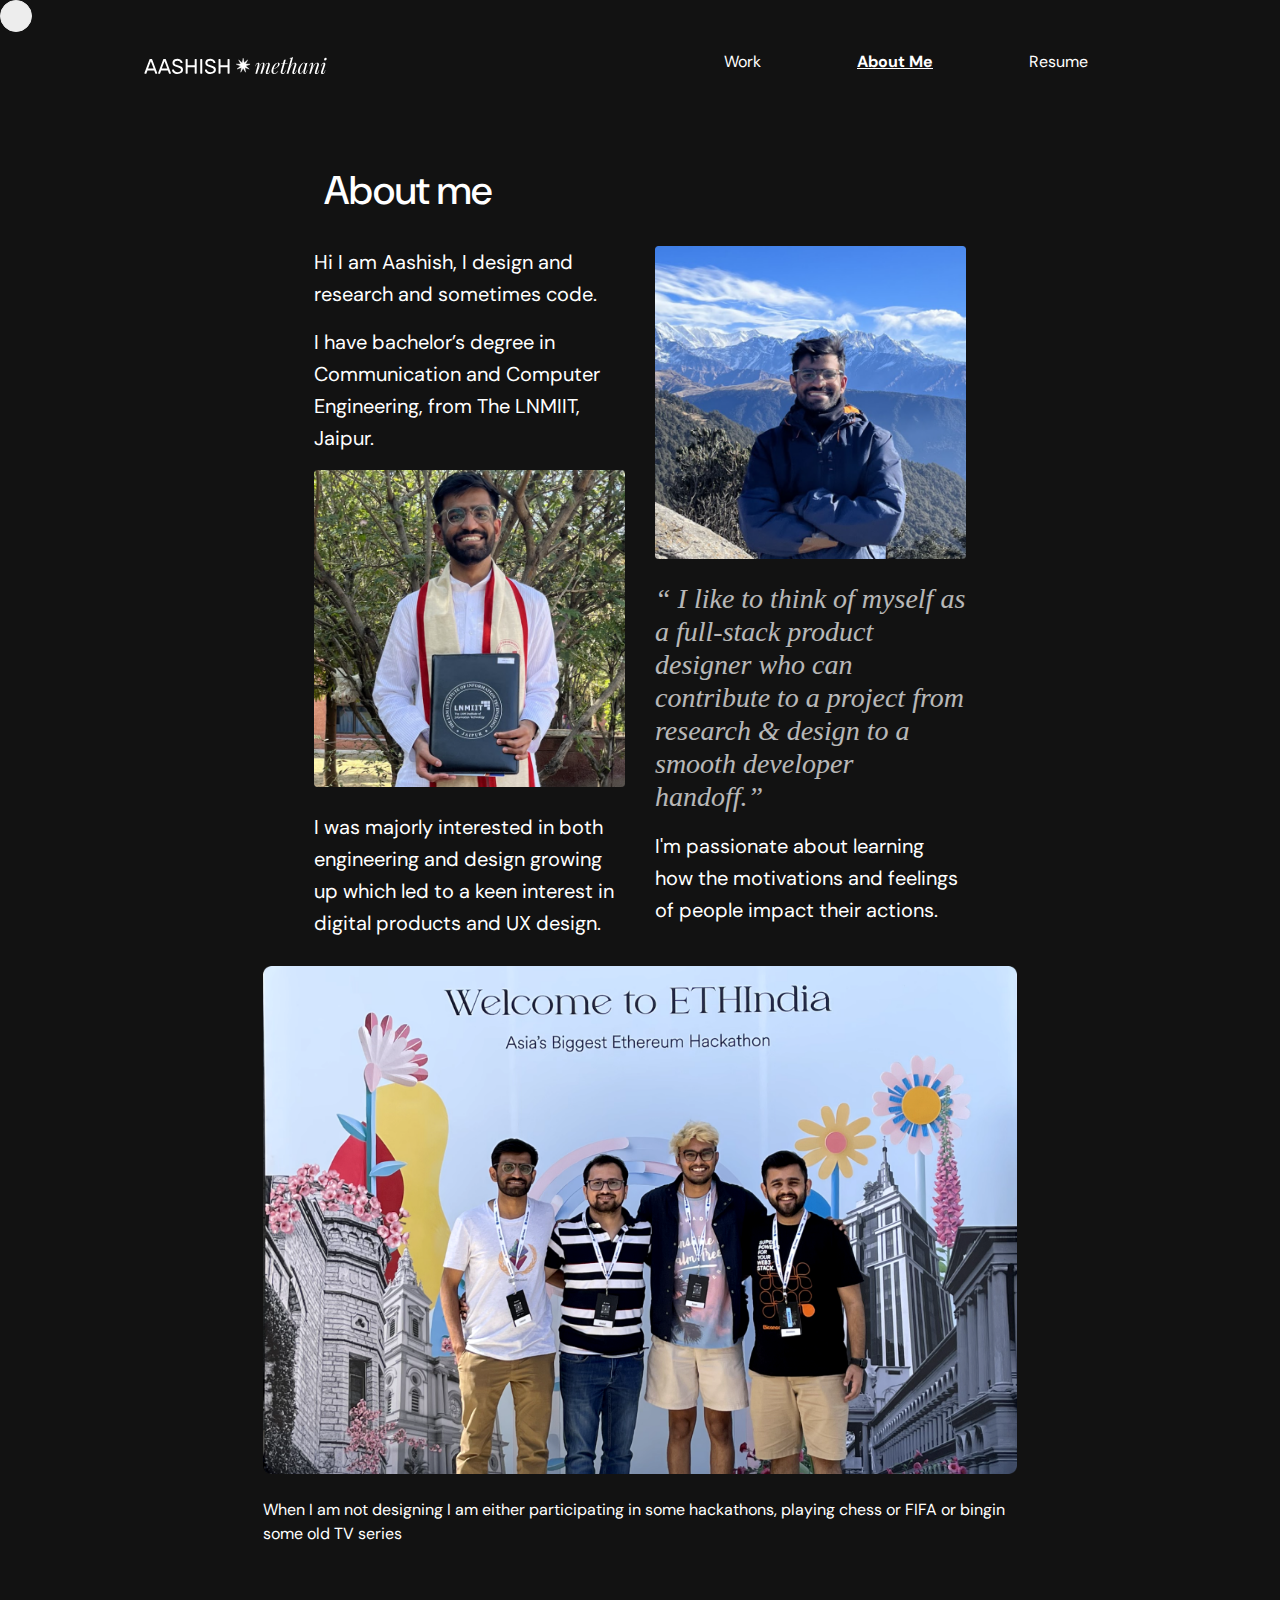
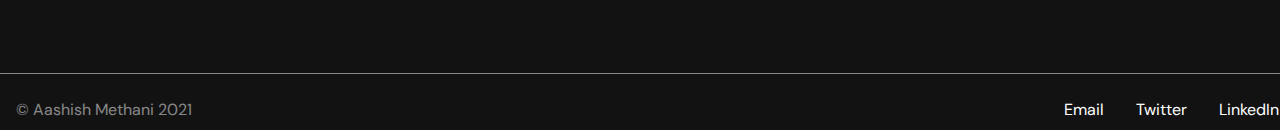
<file: about.html>
<!DOCTYPE html>
<html lang="en">
<head>
    <meta charset="UTF-8">
    <meta http-equiv="X-UA-Compatible" content="IE=edge">
    <meta name="viewport" content="width=device-width, initial-scale=1.0">
    <meta name="description" content="Welcome to Aashish Methani's design portfolio">
    <meta name="keywords" content="Freelance, UX designer, Product Design">
    <meta name="author" content="Aashish Methani">
    <meta property="og:video" content="metaVid.mp4">
    <link rel="preconnect" href="https://fonts.googleapis.com">
    <link rel="preconnect" href="https://fonts.gstatic.com" crossorigin>
    <link href="https://fonts.googleapis.com/css2?family=DM+Sans:ital,wght@0,400;0,500;1,400&family=Playfair+Display:ital,wght@0,400;0,500;1,400&display=swap" rel="stylesheet"> 

    <link rel="icon" href="favicon.gif" type="image/gif" />
    <title>About | Aashish Methani</title>
    <script async src="https://cdn.splitbee.io/sb.js"></script>
    
    <link rel="stylesheet" href="styles.css">
  <link rel="stylesheet" href="https://maxcdn.bootstrapcdn.com/bootstrap/4.0.0/css/bootstrap.min.css"
    integrity="sha384-Gn5384xqQ1aoWXA+058RXPxPg6fy4IWvTNh0E263XmFcJlSAwiGgFAW/dAiS6JXm" crossorigin="anonymous">

</head>
<body>
    <div class="cursor"></div>

    <body class="b-ash">
        <!-- top nav -->
        
        <div id="x" class="container-fluid-ash">
          <nav class="navbar navbar-expand-lg navbar-dark" style="padding-bottom: 48px;">
            <a class="navbar-brand" href="#">
              <img src="assets\ic_personalogo.svg" width="183" height="100%" class="d-inline-block align-top" alt="">
            
            </a>
            <button class="navbar-toggler " type="button" data-toggle="collapse" data-target="#navbarTogglerDemo02"
              aria-controls="navbarTogglerDemo02" aria-expanded="false" aria-label="Toggle navigation">
              <span class="navbar-toggler-icon "></span>
            </button>
      
            <div class="collapse navbar-collapse" id="navbarTogglerDemo02">
              <ul class="navbar-nav ml-auto mt-2 mt-lg-0">
                <li class="nav-item active">
                  <a class="nav-link-ash px-5" href="index.html"  style="color: #fff;">Work</a>
                </li>
                <li class="nav-item active-ash">
                  <a class="nav-link-ash  px-5" href="#" style="color: #fff; font-weight: bold;">About Me</a>
                </li>
                <li class="nav-item">
                  
                  <a class="nav-link-ash px-5" href="resume_AashishM_8946801143.pdf" target="_blank" style="color: #fff;">Resume</a>
                </li>
              </ul>
            </div>
          </nav>

        

<!-- content new -->

<div class="container ">
  <div class="col-lg-8 mx-auto" style="margin-bottom:32px;" >
    <h1>About me</h1>
  </div>
  <div class="row justify-content-center ">
    
    <div class="col-lg-4">
        <p class="card-text-ash" >Hi I am Aashish, I design and research and sometimes code.</p>
 
 
        <p class="card-text-ash" > I have bachelor’s degree in Communication and Computer Engineering, from The LNMIIT, Jaipur.</p>

        <img src="./assets/about-1.png" style="margin-bottom: 24px;" class="img-fluid max-width-340"/>
     

        <div class="card-text-ash"> I was majorly interested in both engineering and design growing up which led to a keen interest in digital products and UX design. </div>

    </div>
    <div class="col-lg-4">
      
        <img src="./assets/about-2.png" class="img-fluid max-width-340" style=" margin-bottom: 24px;"  />
      
        <blockquote class="blockquote-ash">
          <span class="ash-italic-1" > “ I like to think of myself as a full-stack product designer who can contribute to a project from research & design to a smooth developer handoff.”</span>
        </blockquote>
     
        <p class="card-text-ash" > I'm passionate about learning how the motivations and feelings of people impact their actions. </p>
      </div>
      <img src="./assets/about-3.png" class="img-fluid" style="margin-top: 24px; margin-bottom: 24px; max-width: 754px;"/>
      <p style="max-width:754px;">When I am not designing I am either participating in some hackathons, playing chess or FIFA or bingin some old TV series</p>
    </div>
    
  </div>
</div>






        <!-- Bottom nav -->
    
        <hr class="foot-rule">
        <div class="row justify-content-start">
          <div class="col-md-6">
            <a class="nav-link " href="#"  style="color:rgba(255, 255, 255, 0.5);">© Aashish Methani 2021</a>  
          </div>
          <div class="col-md-6 col-sm-3">
            <div class="row justify-content-end">
              <a class="nav-link " href="mailto:aashishmethani5@gmail.com"  style="color: #fff;">Email</a>
              <a class="nav-link " href="https://twitter.com/AashishMethani"  style="color: #fff;">Twitter</a>
              <a class="nav-link " href="https://www.linkedin.com/in/aashish-methani/"  style="color: #fff;">LinkedIn</a>
            </div>
              
            
          </div>
          
        </div>


  
        
        <!-- jQuery first, then Popper.js, then Bootstrap JS -->
        <script src="https://code.jquery.com/jquery-3.2.1.slim.min.js"
          integrity="sha384-KJ3o2DKtIkvYIK3UENzmM7KCkRr/rE9/Qpg6aAZGJwFDMVNA/GpGFF93hXpG5KkN" crossorigin="anonymous">
        </script>
        <script src="https://cdnjs.cloudflare.com/ajax/libs/popper.js/1.12.9/umd/popper.min.js"
          integrity="sha384-ApNbgh9B+Y1QKtv3Rn7W3mgPxhU9K/ScQsAP7hUibX39j7fakFPskvXusvfa0b4Q" crossorigin="anonymous">
        </script>
        <script src="https://maxcdn.bootstrapcdn.com/bootstrap/4.0.0/js/bootstrap.min.js"
          integrity="sha384-JZR6Spejh4U02d8jOt6vLEHfe/JQGiRRSQQxSfFWpi1MquVdAyjUar5+76PVCmYl" crossorigin="anonymous">
        </script>
      
        <!--Own script-->
      <script src="script.js"></script>
    
</body>
</html>
</file>
<file: styles.css>
html{
    scroll-behavior: smooth;
}
body{
     cursor:none; 
     /* pointer-events: none; */
     }

.b-ash{
    background-color: #121212;
    color: #fff;
    font-family: dm sans;
    font-size: 16px;
}
.container-fluid-ash{
    overflow: hidden;
    
    padding: 3% 10%;

    
}




.upper-image {
    position: absolute;
    top: 0;
    left: 0;
    transition: opacity 0.3s ease-in;
    opacity: 0;
  }
  .upper-image:hover {
    opacity: 1;
  }

.card-ash
{
    background-color: #121212;
    border-radius: 8px;
    text-align: center;
    margin-bottom: 16px;
    /* border-width: 1px;
    border-style: outset;
    
    border-color: rgb(78, 78, 78); */
    
}


/* Top section */


.active-ash{
    text-decoration: underline;
    fill: aqua;
}
.head-ash{
    font-family: dm sans;
    font-size: 44px;
    font-weight: 600;
}
.ash-italic{
    font-family:'Times New Roman', Times, serif;
    font-size: 48px;
    font-style: italic;
    color: white;   
    
}
.ash-italic-1{
    font-family: 'Times New Roman', Times, serif;
    font-size: 28px;
    font-style: italic;
    color: white;   
    
}

.nav-link{ text-decoration: none;}

.link-ash{
 
  
    transition: font-style 0.5s ease;

}

 .link-ash:hover{
    /* text-decoration: underline solid currentColor; */
    font-family: 'Times New Roman', Times, serif;
    font-style: italic;
    font-size: 18px;
    line-height: 21px;
   
   
}   
.intro-text{
    padding-top:12px ;
    line-height: 2rem;}




/* #x{
    padding: 3% 10%;
} */
.navbar{
    padding-bottom: 4%;
}
.badge{
    padding-bottom: 2rem;
}
/* div {
background-color:cornsilk;
} */
.ash{
    padding: 3% 15%;
}



#FdVideo{
    
    border: rgb(45, 45, 45) 0.1em;
    width: 100%;
    border-radius: 0.5em;

}

ul li {
    margin-bottom: 0.5rem;
}

/* Body content */

.subheading {
    font-size: 16px;
     padding-top: 16px;
     letter-spacing: 1px;
     opacity: 0.8;
     padding-bottom: 16px;
}
.card-title-ash{
    font-size: 24px;
}
.thumb-tags{
    text-transform: uppercase;
    font-size: 14px;
    padding: 8px 8px 8px 0px;
    color: rgba(255, 255, 255, 0.5);
}
.card-text-ash{
    font-size: 20px;
    line-height: 160%;
}

.img-hover-zoom {
    height: inherit; 
    overflow: hidden;
  }
  .img-hover-zoom:hover ~.cursor{
      opacity: 0.5;
  } 

 
  
  .img-hover-zoom img {
    transition: transform 1.5s ease;
  }
  
  .img-hover-zoom:hover img {
    transform: scale(1.08);
  }

/* .card-img-top-ash{transition: opacity 0.8s;} */

/* .card-img-top-ash:hover{opacity: 0.6;
      } */




.blockquote-ash{
    opacity: 0.7;
    font-size: 1.5em;
    line-height: 32px;
    
}

    







    
/* Cursor */

/* svg {
    width: 100px;
    position:absolute;
    animation: rotation 4.5s infinite linear;
    pointer-events: none;
    transition: top 1s, left 1s;
    transition-timing-function: ease-out;
}

text {
    font-size: 5em;
    font-family: 'playfair display';
    
    fill: rgb(138, 175, 255)
}
@keyframes rotation {
    from {
      transform: rotate(0deg);
    }
    to {
      transform: rotate(359deg);
    }
  } */

.cursor{
    position:fixed;
    width:32px;
    height:32px;
    border-radius:50%;
    border-style: solid;
    border-color: #fff;
    border-width: 1px;
    background:#fff;
   transition: transform 0.3s;
   /* opacity: 0.3; */
   transition-timing-function:ease-out;
    mix-blend-mode: difference;
    pointer-events: none;
    z-index: 999;
}



img:hover >.cursor  {
    opacity: 0.2;
  }

 
/* footer */
.foot-rule{
    margin-top: 72px;
    border-color: #fff;
    background-color: #fff;
    color:#fff;
    opacity: 0.5;
}

/* testimonial */
.testimonial-image{
    border-radius: 50%;

}
.container{
 margin-top: 2em;   
}




@keyframes slide {
    from {
      transform: translateX(0);
    }
    to {
      transform: translateX(-100%);
    }
  }
  
.past-logos{
    padding-top: 2rem;
}

  .logo {
    overflow: hidden;
    padding-top: 1rem;
    padding-bottom: 2rem;
    padding-left: 0;
    padding-right: 0;
    white-space: nowrap;
    position: relative;
  }
  
  .logo:before,
  .logo:after {
    position: absolute;
    top: 0;
    width: 250px;
    height: 100%;
    content: "";
    z-index: 2;
  }
  
  .logo:before {
    left: 0;
    background: linear-gradient(to left, rgba(255, 255, 255, 0), #121212);
  }
  
  .logo:after {
    right: 0;
    background: linear-gradient(to right, rgba(255, 255, 255, 0),#121212);
  }
  
  .logo:hover .logos-slide {
    animation-play-state: paused;
  }
  
  .logo-slide {
    display: inline-block;
    animation: 35s slide infinite linear;
  }


.logo-slide img {
    height: 2rem;
    margin: 1.25rem;
}
</file>
